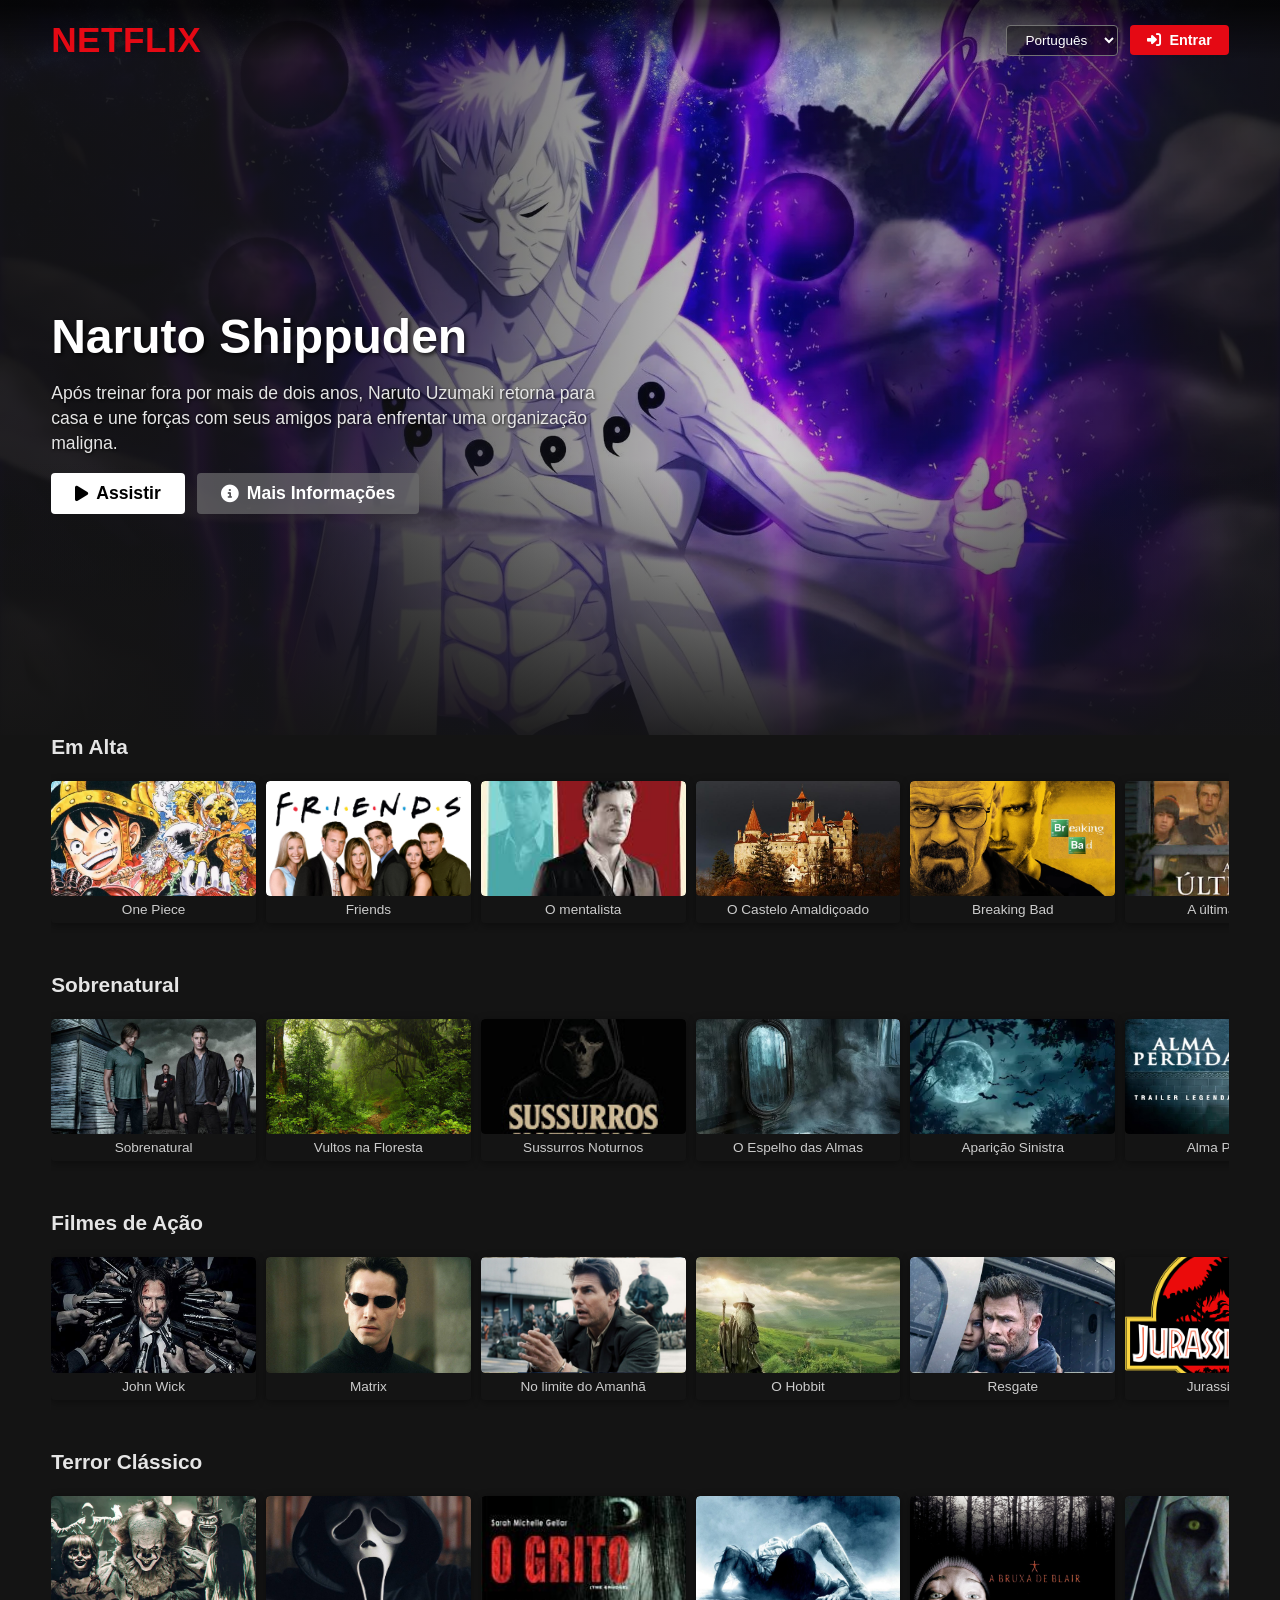
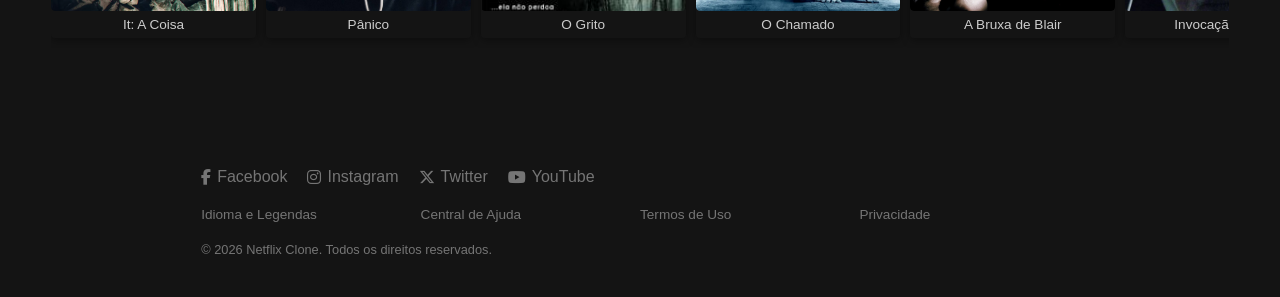
<file: index.html>
<!DOCTYPE html>
<html lang="pt-br">
<head>
    <meta charset="UTF-8">
    <meta name="viewport" content="width=device-width, initial-scale=1.0">
    <title>Netflix Clone - Início</title>
    <link rel="stylesheet" href="https://cdnjs.cloudflare.com/ajax/libs/font-awesome/6.5.1/css/all.min.css">
    <link rel="stylesheet" href="css/style.css">
    <link rel="shortcut icon" href="assets/images/netflix.png" type="image/x-icon">
</head>
<body>
<header class="header-principal">
        <a href="index.html" class="logo" aria-label="Netflix Home">NETFLIX</a>
        <nav class="menu-navegacao" aria-label="Navegação secundária">
            <p class="agrupador-idioma">
                <label for="select-language" class="sr-only">Selecione o idioma</label>
                <select id="select-language" class="select-idioma">
                    <option value="pt">Português</option>
                    <option value="en">English</option>
                </select>
            </p>
            <a href="pages/login.html" class="btn-entrar">
                <i class="fa-solid fa-right-to-bracket"></i> Entrar
            </a>
        </nav>
    </header>

    <!-- Banner Principal (Hero Section) -->
    <section class="hero-section">
        <article class="hero-conteudo">
            <h1 class="hero-titulo">Naruto Shippuden</h1>
            
            <p class="hero-descricao">
                Após treinar fora por mais de dois anos, Naruto Uzumaki retorna para casa e une forças com seus amigos para enfrentar uma organização maligna.
            </p>
            
            <nav class="hero-botoes" aria-label="Ações do filme">
                <a href="pages/watch.html" class="btn-assistir">
                    <i class="fa-solid fa-play"></i> Assistir
                </a>
                <a href="pages/details.html" class="btn-info">
                    <i class="fa-solid fa-circle-info"></i> Mais Informações
                </a>
            </nav>
        </article>
    </section>

    <!-- Categorias de Filmes -->
    <main class="conteudo-principal">

        <!-- Categoria 1: Em Alta -->
        <section class="fileira-categoria">
            <h2>Em Alta</h2>
            <ol class="cards-container">
                <li class="card-filme">
                    <a href="pages/details.html" class="card-link">
                        <article>
                            <figure>
                                <img src="assets/images/piece.webp" alt="Capa de One Piece" loading="lazy">
                            </figure>
                            <h3 class="centralizar">One Piece</h3>
                        </article>
                    </a>
                </li>
                <li class="card-filme">
                    <a href="pages/details.html" class="card-link">
                        <article>
                            <figure>
                                <img src="assets/images/friends.avif" alt="Friends" loading="lazy">
                            </figure>
                            <h3 class="centralizar">Friends</h3>
                        </article>
                    </a>
                </li>
                <li class="card-filme">
                    <a href="pages/details.html" class="card-link">
                        <article>
                            <figure>
                                <img src="assets/images/mentalista.jpg" alt="Capa de O Mentalista" loading="lazy">
                            </figure>
                            <h3 class="centralizar">O mentalista</h3>
                        </article>
                    </a>
                </li>
                <li class="card-filme">
                    <a href="pages/details.html" class="card-link">
                        <article>
                            <figure>
                                <img src="assets/images/castelo.jpg" alt="Capa de O Castelo Amaldiçoado" loading="lazy">
                            </figure>
                            <h3 class="centralizar">O Castelo Amaldiçoado</h3>
                        </article>
                    </a>
                </li>
                <li class="card-filme">
                    <a href="pages/details.html" class="card-link">
                        <article>
                            <figure>
                                <img src="assets/images/Breaking-Bad.webp" alt="Capa de Breaking Bad" loading="lazy">
                            </figure>
                            <h3 class="centralizar">Breaking Bad</h3>
                        </article>
                    </a>
                </li>
                <li class="card-filme">
                    <a href="pages/details.html" class="card-link">
                        <article>
                            <figure>
                                <img src="assets/images/casa.jpg" alt="Capa de A última casa" loading="lazy">
                            </figure>
                            <h3 class="centralizar">A última casa</h3>
                        </article>
                    </a>
                </li>
            </ol>
        </section>

        <!-- Categoria 2: Sobrenatural -->
        <section class="fileira-categoria">
            <h2>Sobrenatural</h2>
            <ol class="cards-container">
                <li class="card-filme">
                    <a href="pages/details.html" class="card-link">
                        <article>
                            <figure>
                                <img src="assets/images/sobrenatural.jpg" alt="Capa de Sobrenatural" loading="lazy">
                            </figure>
                            <h3 class="centralizar">Sobrenatural</h3>
                        </article>
                    </a>
                </li>
                <li class="card-filme">
                    <a href="pages/details.html" class="card-link">
                        <article>
                            <figure>
                                <img src="assets/images/floresta.jpg" alt="Capa de Vultos na Floresta" loading="lazy">
                            </figure>
                            <h3 class="centralizar">Vultos na Floresta</h3>
                        </article>
                    </a>
                </li>
                <li class="card-filme">
                    <a href="pages/details.html" class="card-link">
                        <article>
                            <figure>
                                <img src="assets/images/sussuros.jpg" alt="Capa de Sussurros Noturnos" loading="lazy">
                            </figure>
                            <h3 class="centralizar">Sussurros Noturnos</h3>
                        </article>
                    </a>
                </li>
                <li class="card-filme">
                    <a href="pages/details.html" class="card-link">
                        <article>
                            <figure>
                                <img src="assets/images/espelho.avif" alt="Capa de O Espelho das Almas" loading="lazy">
                            </figure>
                            <h3 class="centralizar">O Espelho das Almas</h3>
                        </article>
                    </a>
                </li>
                <li class="card-filme">
                    <a href="pages/details.html" class="card-link">
                        <article>
                            <figure>
                                <img src="assets/images/aparição.webp" alt="Capa de Aparição Sinistra" loading="lazy">
                            </figure>
                            <h3 class="centralizar">Aparição Sinistra</h3>
                        </article>
                    </a>
                </li>
                <li class="card-filme">
                    <a href="pages/details.html" class="card-link">
                        <article>
                            <figure>
                                <img src="assets/images/alma.jpg" alt="Capa de Alma Perdida" loading="lazy">
                            </figure>
                            <h3 class="centralizar">Alma Perdida</h3>
                        </article>
                    </a>
                </li>
            </ol>
        </section>

        <!-- Categoria 3: Filmes de Ação -->
        <section class="fileira-categoria">
            <h2>Filmes de Ação</h2>
            <ol class="cards-container">
                <li class="card-filme">
                    <a href="pages/details.html" class="card-link">
                        <article>
                            <figure>
                                <img src="assets/images/john.jpg" alt="Capa de John Wick" loading="lazy">
                            </figure>
                            <h3 class="centralizar">John Wick</h3>
                        </article>
                    </a>
                </li>
                <li class="card-filme">
                    <a href="pages/details.html" class="card-link">
                        <article>
                            <figure>
                                <img src="assets/images/Matrix.jpg" alt="Capa de Matrix" loading="lazy">
                            </figure>
                            <h3 class="centralizar">Matrix</h3>
                        </article>
                    </a>
                </li>
                <li class="card-filme">
                    <a href="pages/details.html" class="card-link">
                        <article>
                            <figure>
                                <img src="assets/images/limite.jpg" alt="Capa de No limite do Amanhã" loading="lazy">
                            </figure>
                            <h3 class="centralizar">No limite do Amanhã</h3>
                        </article>
                    </a>
                </li>
                <li class="card-filme">
                    <a href="pages/details.html" class="card-link">
                        <article>
                            <figure>
                                <img src="assets/images/hobbit.jpg" alt="Capa de O Hobbit" loading="lazy">
                            </figure>
                            <h3 class="centralizar">O Hobbit</h3>
                        </article>
                    </a>
                </li>
                <li class="card-filme">
                    <a href="pages/details.html" class="card-link">
                        <article>
                            <figure>
                                <img src="assets/images/resgate.webp" alt="Capa de Resgate" loading="lazy">
                            </figure>
                            <h3 class="centralizar">Resgate</h3>
                        </article>
                    </a>
                </li>
                <li class="card-filme">
                    <a href="pages/details.html" class="card-link">
                        <article>
                            <figure>
                                <img src="assets/images/jurassic.png" alt="Capa de Jurassic Park" loading="lazy">
                            </figure>
                            <h3 class="centralizar">Jurassic Park</h3>
                        </article>
                    </a>
                </li>
            </ol>
        </section>

        <!-- Categoria 4: Terror Clássico -->
        <section class="fileira-categoria">
            <h2>Terror Clássico</h2>
            <ol class="cards-container">
                <li class="card-filme">
                    <a href="pages/details.html" class="card-link">
                        <article>
                            <figure>
                                <img src="assets/images/it.webp" alt="Capa de It: A Coisa" loading="lazy">
                            </figure>
                            <h3 class="centralizar">It: A Coisa</h3>
                        </article>
                    </a>
                </li>
                <li class="card-filme">
                    <a href="pages/details.html" class="card-link">
                        <article>
                            <figure>
                                <img src="assets/images/panico.jpg" alt="Capa de Pânico" loading="lazy">
                            </figure>
                            <h3 class="centralizar">Pânico</h3>
                        </article>
                    </a>
                </li>
                <li class="card-filme">
                    <a href="pages/details.html" class="card-link">
                        <article>
                            <figure>
                                <img src="assets/images/grito.webp" alt="Capa de O Grito" loading="lazy">
                            </figure>
                            <h3 class="centralizar">O Grito</h3>
                        </article>
                    </a>
                </li>
                <li class="card-filme">
                    <a href="pages/details.html" class="card-link">
                        <article>
                            <figure>
                                <img src="assets/images/chamado.jpg" alt="Capa de O Chamado" loading="lazy">
                            </figure>
                            <h3 class="centralizar">O Chamado</h3>
                        </article>
                    </a>
                </li>
                <li class="card-filme">
                    <a href="pages/details.html" class="card-link">
                        <article>
                            <figure>
                                <img src="assets/images/bruxa.jpg" alt="Capa de A Bruxa de Blair" loading="lazy">
                            </figure>
                            <h3 class="centralizar">A Bruxa de Blair</h3>
                        </article>
                    </a>
                </li>
                <li class="card-filme">
                    <a href="pages/details.html" class="card-link">
                        <article>
                            <figure>
                                <img src="assets/images/mal.jpg" alt="Capa de Invocação do Mal" loading="lazy">
                            </figure>
                            <h3 class="centralizar">Invocação do Mal</h3>
                        </article>
                    </a>
                </li>
            </ol>
        </section>

    </main>

    <!-- Rodapé -->
    <footer class="rodape-principal">
        <nav class="redes-sociais" aria-label="Redes sociais">
            <a href="#" aria-label="Facebook"><i class="fa-brands fa-facebook-f"></i> Facebook</a>
            <a href="#" aria-label="Instagram"><i class="fa-brands fa-instagram"></i> Instagram</a>
            <a href="#" aria-label="Twitter"><i class="fa-brands fa-x-twitter"></i> Twitter</a>
            <a href="#" aria-label="YouTube"><i class="fa-brands fa-youtube"></i> YouTube</a>
        </nav>
        
        <ul class="links-uteis">
            <li><a href="#">Idioma e Legendas</a></li>
            <li><a href="#">Central de Ajuda</a></li>
            <li><a href="#">Termos de Uso</a></li>
            <li><a href="#">Privacidade</a></li>
        </ul>

        <p class="direitos-autorais">&copy; 2026 Netflix Clone. Todos os direitos reservados.</p>
    </footer>
</body>
</html>
</file>
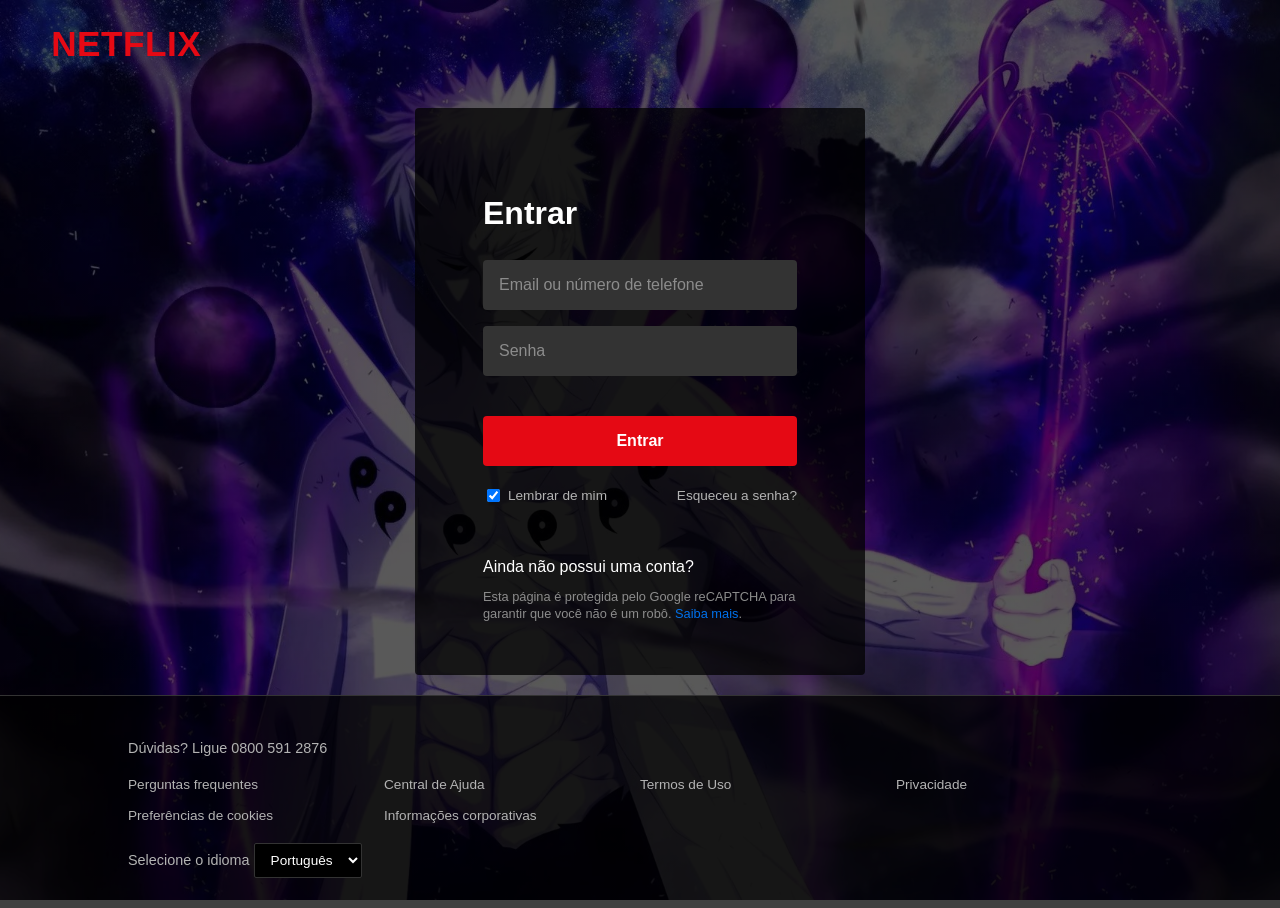
<file: pages/login.html>
<!DOCTYPE html>
<html lang="pt-br">
<head>
    <meta charset="UTF-8">
    <meta name="viewport" content="width=device-width, initial-scale=1.0">
    <title>Netflix - Entrar</title>
    <link rel="stylesheet" href="../css/login.css">
    <link rel="shortcut icon" href="../assets/images/netflix.png" type="image/x-icon">
</head>
<body class="login-body">
 <header class="login-header">
        <a href="../index.html" class="logo" aria-label="Netflix Home">NETFLIX</a>
    </header>

    <!-- Container Centralizado -->
    <main class="login-container">
        <article class="login-card">
            
            <!-- 2. Título "Entrar" -->
            <h1>Entrar</h1>

            <!-- Form sem 'required' para liberar o clique em Entrar -->
            <form class="login-form" action="profiles.html" method="GET">
                
                <!-- 3. Campo de e-mail -->
                <p class="input-group">
                    <input 
                        type="text" 
                        id="user-input" 
                        placeholder=" "
                        autocomplete="email"
                    >
                    <label for="user-input">Email ou número de telefone</label>
                </p>

                <!-- 4. Campo de senha -->
                <p class="input-group">
                    <input 
                        type="password" 
                        id="password-input" 
                        placeholder=" "
                        autocomplete="current-password"
                    >
                    <label for="password-input">Senha</label>
                </p>

                <!-- 5. Botão "Entrar" (Redireciona direto para profiles.html) -->
                <button type="submit" class="btn-login-submit">Entrar</button>

                <p class="login-ajuda">
                    <!-- 6. Checkbox "Lembrar de mim" -->
                    <label class="lembrar-me">
                        <input type="checkbox" checked>
                        <span>Lembrar de mim</span>
                    </label>
                    
                    <!-- 7. Link "Esqueceu a senha?" -->
                    <a href="#">Esqueceu a senha?</a>
                </p>
            </form>

            <footer class="login-card-footer">
                <!-- 8. Link "Ainda não possui uma conta?" -->
                <p class="login-signup">
                    <a href="../index.html">Ainda não possui uma conta?</a>
                </p>
                
                <p class="login-recaptcha">
                    Esta página é protegida pelo Google reCAPTCHA para garantir que você não é um robô. <a href="#">Saiba mais</a>.
                </p>
            </footer>
        </article>
    </main>

    <!-- Rodapé da Tela de Login -->
    <footer class="login-footer">
        <p>Dúvidas? Ligue <a href="tel:08005912876">0800 591 2876</a></p>
        <ul class="links-uteis">
            <li><a href="#">Perguntas frequentes</a></li>
            <li><a href="#">Central de Ajuda</a></li>
            <li><a href="#">Termos de Uso</a></li>
            <li><a href="#">Privacidade</a></li>
            <li><a href="#">Preferências de cookies</a></li>
            <li><a href="#">Informações corporativas</a></li>
        </ul>
        <fieldset class="agrupador-idioma">
            <label for="select-language-footer" class="sr-only">Selecione o idioma</label>
            <select id="select-language-footer" class="select-idioma">
                <option value="pt">Português</option>
                <option value="en">English</option>
            </select>
        </fieldset>
    </footer>
</body>
</html>
</file>
<file: css/style.css>
* {
  margin: 0;
  padding: 0;
  box-sizing: border-box;
}

body {
  background-color: #141414;
  font-family: Arial, Helvetica, sans-serif;
  color: #ffffff;
  overflow-x: hidden;
}

.sr-only {
  position: absolute;
  width: 1px;
  height: 1px;
  padding: 0;
  margin: -1px;
  overflow: hidden;
  clip: rect(0, 0, 0, 0);
  border: 0;
}

/* ==========================================
   2. CABEÇALHO (HEADER)
   ========================================== */
.header-principal {
  position: absolute;
  top: 0;
  left: 0;
  width: 100%;
  z-index: 10;
  display: flex;
  justify-content: space-between;
  align-items: center;
  padding: 20px 4% 0 4%;
  background: linear-gradient(180deg, rgba(0, 0, 0, 0.7) 10%, transparent);
}

.logo {
  color: #e50914;
  font-size: 2.2rem;
  font-weight: bold;
  text-decoration: none;
  letter-spacing: 0.5px;
}

.menu-navegacao {
  display: flex;
  align-items: center;
  gap: 12px;
}

.agrupador-idioma {
  border: none;
  padding: 0;
  margin: 0;
  min-width: 0;
}

.select-idioma {
  background-color: rgba(0, 0, 0, 0.4);
  color: #ffffff;
  border: 1px solid #737373;
  padding: 6px 14px;
  border-radius: 4px;
  font-size: 0.85rem;
  cursor: pointer;
}

.select-idioma:focus {
  outline: 2px solid #ffffff;
}

.btn-entrar {
  background-color: #e50914;
  color: #ffffff;
  padding: 7px 17px;
  border-radius: 4px;
  text-decoration: none;
  font-weight: bold;
  font-size: 0.9rem;
  transition: background-color 0.2s ease;
  display: inline-flex;
  align-items: center;
  gap: 8px;
}

.btn-entrar:hover {
  background-color: #f40612;
}

/* ==========================================
   3. HERO BANNER
   ========================================== */
.hero-section {
  position: relative;
  min-height: 85vh;
  background-image: linear-gradient(180deg, transparent 60%, #141414 100%),
                    linear-gradient(90deg, rgba(20, 20, 20, 0.9) 20%, rgba(20, 20, 20, 0.2) 60%, rgba(20, 20, 20, 0.8) 100%),
                    url('../assets/images/naruto.jpg'); 
  background-size: cover;
  background-position: center;
  background-repeat: no-repeat;
  display: flex;
  align-items: center;
  padding: 0 4%;
}

.hero-conteudo {
  max-width: 550px;
  display: flex;
  flex-direction: column;
  align-items: flex-start;
  gap: 18px;
  margin-top: 60px;
}

.hero-titulo {
  font-size: 3rem;
  font-weight: bold;
  line-height: 1.1;
  text-shadow: 2px 2px 4px rgba(0, 0, 0, 0.8);
}

.hero-descricao {
  font-size: 1.1rem;
  line-height: 1.4;
  color: #e5e5e5;
  text-shadow: 1px 1px 3px rgba(0, 0, 0, 0.8);
}

.hero-botoes {
  display: flex;
  gap: 12px;
}

.btn-assistir, .btn-info {
  display: inline-flex;
  align-items: center;
  justify-content: center;
  gap: 8px;
  padding: 10px 24px;
  font-size: 1.1rem;
  font-weight: bold;
  border-radius: 4px;
  text-decoration: none;
  transition: all 0.2s ease;
}

.btn-assistir {
  background-color: #ffffff;
  color: #000000;
}

.btn-assistir:hover {
  background-color: rgba(255, 255, 255, 0.75);
}

.btn-info {
  background-color: rgba(109, 109, 110, 0.7);
  color: #ffffff;
}

.btn-info:hover {
  background-color: rgba(109, 109, 110, 0.4);
}

/* ==========================================
   4. FILEIRAS DE CONTEÚDO (ROLAGEM + PADRÃO VISUAL)
   ========================================== */
.conteudo-principal {
  padding: 0 4% 40px 4%;
  background-color: #141414;
  margin-top: -30px;
  position: relative;
  z-index: 5;
}

.fileira-categoria {
  margin-bottom: 40px;
  width: 100%;
}

.fileira-categoria h2 {
  font-size: 1.3rem;
  margin-bottom: 12px;
  color: #e5e5e5;
  font-weight: bold;
}

/* Ativa a rolagem horizontal */
.cards-container {
  list-style: none;
  display: flex;
  gap: 10px;
  overflow-x: auto;
  overflow-y: hidden;
  padding: 10px 0;
  scroll-behavior: smooth;
  scroll-snap-type: x mandatory;
  -webkit-overflow-scrolling: touch;
}

/* Estilização discreta da barra de rolagem */
.cards-container::-webkit-scrollbar {
  height: 6px;
}

.cards-container::-webkit-scrollbar-track {
  background: rgba(255, 255, 255, 0.05);
  border-radius: 4px;
}

.cards-container::-webkit-scrollbar-thumb {
  background: #e50914;
  border-radius: 4px;
}

/* Mantém o tamanho exato do padrão (16% da largura de tela), sem encolher */
.card-filme {
  flex: 0 0 16vw;
  min-width: 200px;
  scroll-snap-align: start;
}

.card-link {
  text-decoration: none;
  color: inherit;
  display: block;
}

.card-filme article {
  background-color: transparent;
  border-radius: 4px;
  overflow: hidden;
  transition: transform 0.3s ease;
  cursor: pointer;
  position: relative;
}

.card-filme figure {
  margin: 0;
  width: 100%;
  aspect-ratio: 16 / 9;
  overflow: hidden;
  border-radius: 4px;
}

.card-filme figure img,
.card-filme img {
  width: 100%;
  height: 100%;
  object-fit: cover;
  display: block;
  border-radius: 4px;
}

.card-filme h3 {
  padding: 6px 0;
  font-size: 0.85rem;
  font-weight: normal;
  color: #cccccc;
  text-align: center;
  white-space: nowrap;
  overflow: hidden;
  text-overflow: ellipsis;
  margin: 0;
  background: transparent;
}

/* Efeito Hover original */
.card-filme article:hover,
.card-filme:hover {
  transform: scale(1.05);
  z-index: 20;
}

.card-filme article:hover h3,
.card-filme:hover h3 {
  color: #ffffff;
}

.centralizar {
  text-align: center;
}

/* ==========================================
   5. RODAPÉ (FOOTER)
   ========================================== */
.rodape-principal {
  max-width: 980px;
  margin: 40px auto 0 auto;
  padding: 0 4% 40px 4%;
  color: #757575;
  font-size: 0.9rem;
}

.rodape-principal .redes-sociais {
  display: flex;
  gap: 20px;
  margin-bottom: 20px;
}

.rodape-principal .redes-sociais a {
  color: #757575;
  text-decoration: none;
  font-size: 1rem;
  display: inline-flex;
  align-items: center;
  gap: 6px;
  transition: color 0.2s ease;
}

.rodape-principal .redes-sociais a:hover {
  color: #ffffff;
}

.rodape-principal .links-uteis {
  list-style: none;
  display: flex;
  flex-wrap: wrap;
  gap: 15px 0;
  margin-bottom: 20px;
  padding: 0;
}

.rodape-principal .links-uteis li {
  flex: 0 0 25%;
  box-sizing: border-box;
}

.rodape-principal .links-uteis a {
  color: #757575;
  text-decoration: none;
  font-size: 0.85rem;
}

.rodape-principal .links-uteis a:hover {
  text-decoration: underline;
}

.rodape-principal .direitos-autorais {
  font-size: 0.8rem;
  color: #757575;
  margin-top: 20px;
}

/* ==========================================
   6. RESPONSIVIDADE (MOBILE / TABLET)
   ========================================== */
@media (max-width: 1024px) {
  .card-filme {
    flex: 0 0 24vw;
    min-width: 170px;
  }
}

@media (max-width: 768px) {
  .hero-titulo {
    font-size: 2rem;
  }

  .hero-descricao {
    font-size: 0.95rem;
  }

  .btn-assistir, .btn-info {
    padding: 8px 16px;
    font-size: 0.95rem;
  }

  .card-filme {
    flex: 0 0 32vw;
    min-width: 150px;
  }
}

@media (max-width: 600px) {
  .logo {
    font-size: 1.6rem;
  }

  .select-idioma {
    padding: 4px 8px;
    font-size: 0.75rem;
  }

  .btn-entrar {
    padding: 5px 12px;
    font-size: 0.8rem;
  }

  .card-filme {
    flex: 0 0 45vw;
    min-width: 130px;
  }

  .rodape-principal .links-uteis li {
    flex: 0 0 50%;
  }
}

/*----------------------------------------------------------------------------*/

.poster-card,
.card-filme article {
  transition: transform 0.3s ease, box-shadow 0.3s ease;
  box-shadow: 0 2px 8px rgba(0, 0, 0, 0.4);
}

.poster-card:hover,
.card-filme article:hover {
  transform: scale(1.05);
  z-index: 20;
  box-shadow: 0 8px 24px rgba(0, 0, 0, 0.9), 0 0 12px rgba(0, 0, 0, 0.6);
}
</file>
<file: css/login.css>
.login-body {
  background-image: linear-gradient(
      rgba(0, 0, 0, 0.65), 
      rgba(0, 0, 0, 0.65)
    ),
    url('../assets/images/naruto.jpg');
  background-size: cover;
  background-position: center;
  background-repeat: no-repeat;
  background-attachment: fixed;
  min-height: 100vh;
  display: flex;
  flex-direction: column;
  justify-content: space-between;
  font-family: Arial, Helvetica, sans-serif;
  color: #ffffff;
  margin: 0;
}

/* Header & Logo */
.login-header {
  padding: 24px 4%;
}

.login-header .logo {
  color: #e50914;
  font-size: 2.2rem;
  font-weight: bold;
  text-decoration: none;
  letter-spacing: 0.5px;
  display: inline-block;
}

/* 2.3 Centralização do Formulário com Flexbox */
.login-container {
  display: flex;
  justify-content: center;
  align-items: center;
  padding: 20px 4%;
  flex-grow: 1;
}

.login-card {
  background-color: rgba(0, 0, 0, 0.75);
  border-radius: 4px;
  padding: 60px 68px 40px 68px;
  width: 100%;
  max-width: 450px;
  box-sizing: border-box;
}

.login-card h1 {
  font-size: 2rem;
  font-weight: bold;
  margin-bottom: 28px;
  color: #ffffff;
}

/* 2.2 Formulário e Inputs */
.login-form {
  display: flex;
  flex-direction: column;
  gap: 16px;
}

.login-form .input-group {
  position: relative;
  width: 100%;
  margin: 0;
}

.login-form input[type="text"],
.login-form input[type="password"] {
  width: 100%;
  height: 50px;
  background-color: #333333;
  border: none;
  border-radius: 4px;
  color: #ffffff;
  padding: 16px 20px 0 16px;
  font-size: 1rem;
  outline: none;
  box-sizing: border-box;
}

.login-form .input-group label {
  position: absolute;
  left: 16px;
  top: 50%;
  transform: translateY(-50%);
  color: #8c8c8c;
  font-size: 1rem;
  pointer-events: none;
  transition: all 0.15s ease;
}

/* Efeito de Rótulo Flutuante */
.login-form input:focus ~ label,
.login-form input:not(:placeholder-shown) ~ label {
  top: 12px;
  transform: translateY(0);
  font-size: 0.75rem;
}

.login-form input:focus {
  background-color: #454545;
}

/* 2.4 Botão Entrar com transição e hover */
.btn-login-submit {
  background-color: #e50914;
  color: #ffffff;
  border: none;
  border-radius: 4px;
  font-size: 1rem;
  font-weight: bold;
  padding: 16px;
  margin-top: 24px;
  cursor: pointer;
  transition: background-color 0.2s ease;
}

.btn-login-submit:hover {
  background-color: #f40612;
}

/* Opções adicionais */
.login-ajuda {
  display: flex;
  justify-content: space-between;
  align-items: center;
  font-size: 0.85rem;
  color: #b3b3b3;
  margin-top: 4px;
}

.login-ajuda a {
  color: #b3b3b3;
  text-decoration: none;
}

.login-ajuda a:hover {
  text-decoration: underline;
}

.lembrar-me {
  display: flex;
  align-items: center;
  gap: 5px;
  cursor: pointer;
}

.login-card-footer {
  margin-top: 40px;
}

.login-signup {
  color: #737373;
  font-size: 1rem;
  margin-bottom: 12px;
}

.login-signup a {
  color: #ffffff;
  text-decoration: none;
}

.login-signup a:hover {
  text-decoration: underline;
}

.login-recaptcha {
  color: #8c8c8c;
  font-size: 0.8rem;
  line-height: 1.3;
}

.login-recaptcha a {
  color: #0071eb;
  text-decoration: none;
}

.login-recaptcha a:hover {
  text-decoration: underline;
}

/* Rodapé */
.login-footer {
  background-color: rgba(0, 0, 0, 0.75);
  width: 100%;
  margin: 0;
  padding: 30px 10%;
  border-top: 1px solid #333333;
  color: #b3b3b3;
  font-size: 0.9rem;
  box-sizing: border-box;
}

.login-footer p {
  margin-bottom: 20px;
  color: #b3b3b3;
}

.login-footer p a {
  color: #b3b3b3;
  text-decoration: none;
}

.login-footer .links-uteis {
  list-style: none;
  display: flex;
  flex-wrap: wrap;
  gap: 15px 0;
  margin-bottom: 20px;
  padding: 0;
}

.login-footer .links-uteis li {
  flex: 0 0 25%;
  box-sizing: border-box;
}

.login-footer .links-uteis a {
  color: #b3b3b3;
  text-decoration: none;
  font-size: 0.85rem;
}

.login-footer .links-uteis a:hover,
.login-footer p a:hover {
  text-decoration: underline;
}

.agrupador-idioma {
  border: none;
  padding: 0;
  margin: 0;
}

.select-idioma {
  background-color: #000000;
  color: #ffffff;
  border: 1px solid #333333;
  padding: 8px 12px;
  border-radius: 2px;
  font-size: 0.85rem;
  outline: none;
}

/* Responsividade da Tela de Login */
@media (max-width: 740px) {
  .login-card {
    padding: 40px 20px;
    background-color: rgba(0, 0, 0, 0.85);
  }

  .login-body {
    background-image: none;
    background-color: #000000;
  }

  .login-footer .links-uteis li {
    flex: 0 0 50%;
  }
}
</file>
